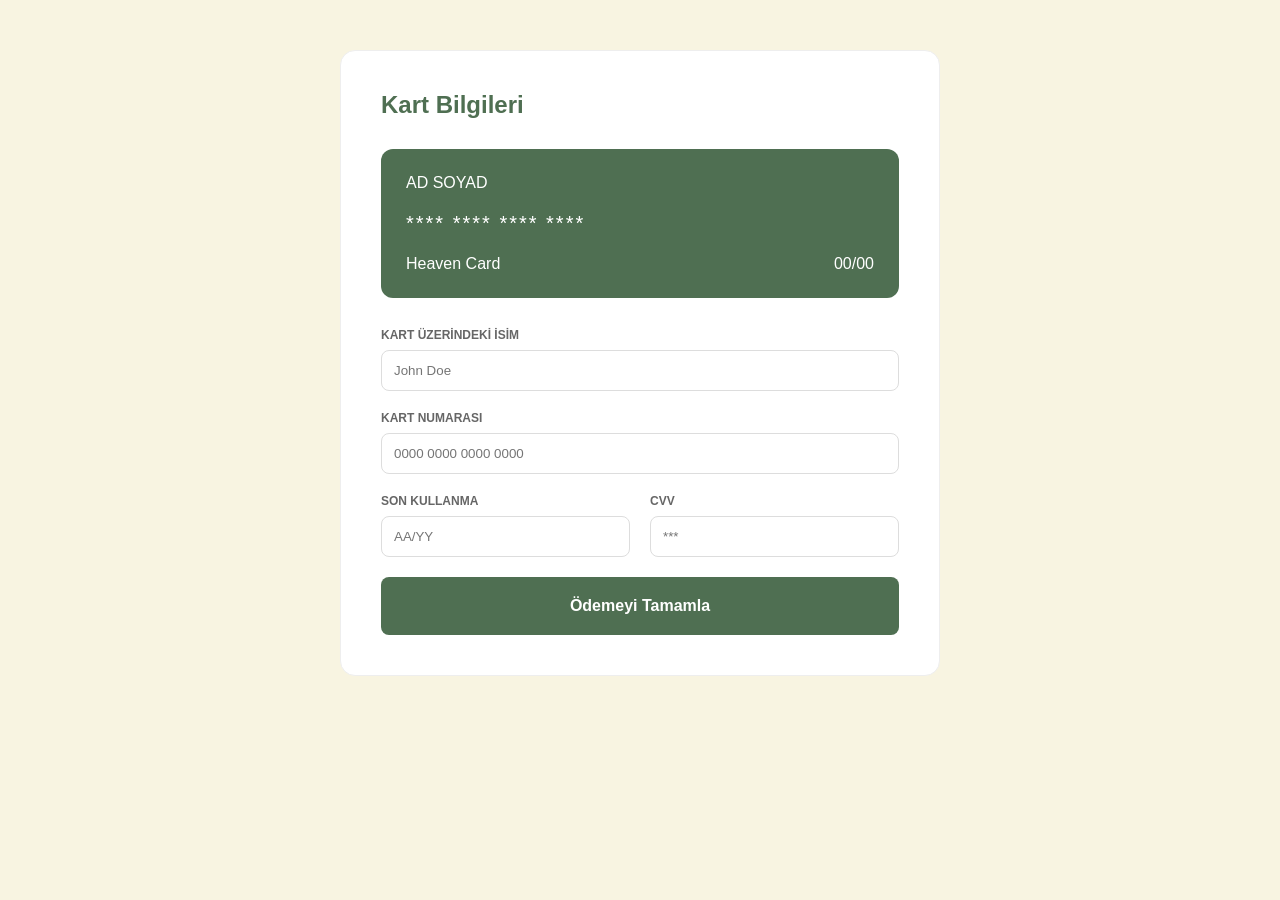
<file: odeme.html>
<!DOCTYPE html>
<html lang="tr">
<head>
    <meta charset="UTF-8">
    <title>Ödeme | Heaven Store</title>
    <link rel="stylesheet" href="style.css">
    <style>
        .checkout-container { max-width: 600px; margin: 50px auto; background: #fff; padding: 40px; border-radius: 15px; border: 1px solid #eee; }
        .step-title { color: var(--primary-green); font-weight: 800; margin-bottom: 30px; display: flex; align-items: center; gap: 10px; }
        
        .input-field { margin-bottom: 20px; }
        .input-field label { display: block; font-size: 12px; font-weight: bold; margin-bottom: 8px; color: #666; }
        .input-field input { width: 100%; padding: 12px; border: 1px solid #ddd; border-radius: 8px; outline: none; }
        .input-field input:focus { border-color: var(--primary-green); }

        .card-preview { background: var(--primary-green); color: white; padding: 25px; border-radius: 12px; margin-bottom: 30px; font-family: 'Courier New', monospace; }
        .card-no { font-size: 20px; letter-spacing: 2px; margin: 20px 0; }
        
        .btn-pay { width: 100%; background: var(--primary-green); color: white; border: none; padding: 20px; border-radius: 8px; font-size: 16px; font-weight: bold; cursor: pointer; }
    </style>
</head>
<body style="background:var(--cream)">
    <div class="checkout-container">
        <h2 class="step-title">Kart Bilgileri</h2>
        
        <div class="card-preview">
            <div id="p-name">AD SOYAD</div>
            <div class="card-no" id="p-no">**** **** **** ****</div>
            <div style="display:flex; justify-content:space-between">
                <span>Heaven Card</span>
                <span id="p-date">00/00</span>
            </div>
        </div>

        <div class="input-field">
            <label>KART ÜZERİNDEKİ İSİM</label>
            <input type="text" id="c-name" oninput="kartGuncelle()" placeholder="John Doe">
        </div>
        <div class="input-field">
            <label>KART NUMARASI</label>
            <input type="text" id="c-no" oninput="kartGuncelle()" maxlength="19" placeholder="0000 0000 0000 0000">
        </div>
        <div style="display:flex; gap:20px">
            <div class="input-field" style="flex:1">
                <label>SON KULLANMA</label>
                <input type="text" id="c-date" oninput="kartGuncelle()" placeholder="AA/YY" maxlength="5">
            </div>
            <div class="input-field" style="flex:1">
                <label>CVV</label>
                <input type="password" placeholder="***" maxlength="3">
            </div>
        </div>

        <button class="btn-pay" onclick="siparisiBitir()">Ödemeyi Tamamla</button>
    </div>

    <script src="script.js"></script>
</body>
</html>
</file>
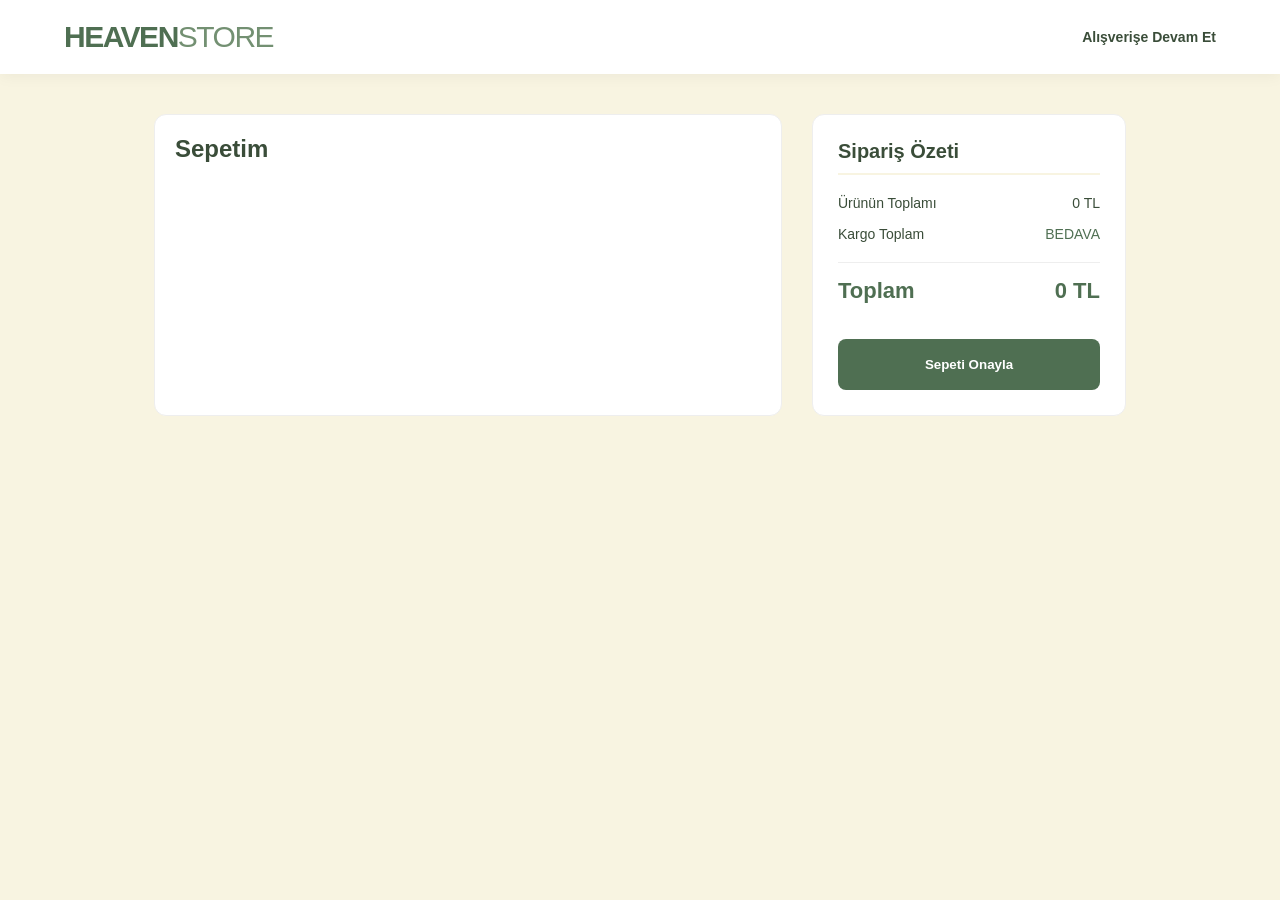
<file: sepet.html>
<!DOCTYPE html>
<html lang="tr">
<head>
    <meta charset="UTF-8">
    <meta name="viewport" content="width=device-width, initial-scale=1.0">
    <title>Sepetim | Heaven Store</title>
    <link rel="stylesheet" href="style.css">
    <style>
        .cart-wrapper { max-width: 1100px; margin: 40px auto; display: grid; grid-template-columns: 2fr 1fr; gap: 30px; padding: 0 5%; }
        .cart-list { background: #fff; border-radius: 12px; padding: 20px; border: 1px solid #eee; }
        .cart-item { display: flex; gap: 20px; padding: 20px 0; border-bottom: 1px solid #f5f5f5; align-items: center; }
        .cart-item img { width: 80px; height: 100px; object-fit: cover; border-radius: 8px; }
        
        .item-details { flex: 1; }
        .item-details h4 { font-size: 16px; color: var(--primary-green); margin-bottom: 5px; }
        .item-details p { font-size: 13px; color: #777; }

        .quantity-btn { display: flex; align-items: center; gap: 15px; border: 1px solid #ddd; padding: 5px 15px; border-radius: 6px; }
        .quantity-btn button { border: none; background: none; cursor: pointer; font-size: 18px; color: var(--primary-green); font-weight: bold; }

        .summary-box { background: #fff; border-radius: 12px; padding: 25px; border: 1px solid #eee; height: fit-content; position: sticky; top: 120px; }
        .summary-box h3 { margin-bottom: 20px; font-size: 20px; border-bottom: 2px solid var(--cream); padding-bottom: 10px; }
        .summary-row { display: flex; justify-content: space-between; margin-bottom: 15px; font-size: 14px; }
        .total-price { font-size: 22px; font-weight: 900; color: var(--primary-green); margin-top: 20px; border-top: 1px solid #eee; padding-top: 15px; }

        .btn-approve { width: 100%; background: var(--primary-green); color: white; border: none; padding: 18px; border-radius: 8px; font-weight: bold; cursor: pointer; margin-top: 20px; transition: 0.3s; }
        .btn-approve:hover { background: var(--accent-green); }
    </style>
</head>
<body>
    <header class="header-container">
        <nav class="navbar">
            <div class="logo" onclick="window.location.href='index.html'" style="cursor:pointer">HEAVEN<span>STORE</span></div>
            <div class="nav-icons"><a href="index.html">Alışverişe Devam Et</a></div>
        </nav>
    </header>

    <div class="cart-wrapper">
        <div class="cart-list" id="sepet-listesi">
            </div>

        <div class="summary-box" id="sepet-ozet">
            <h3>Sipariş Özeti</h3>
            <div class="summary-row"><span>Ürünün Toplamı</span><span id="ara-toplam">0 TL</span></div>
            <div class="summary-row"><span>Kargo Toplam</span><span style="color:var(--primary-green)">BEDAVA</span></div>
            <div class="summary-row total-price"><span>Toplam</span><span id="genel-toplam">0 TL</span></div>
            <button class="btn-approve" onclick="window.location.href='odeme.html'">Sepeti Onayla</button>
        </div>
    </div>

    <script src="script.js"></script>
    <script>window.onload = sepetiYukle;</script>
</body>
</html>
</file>
<file: style.css>
:root {
    --primary-green: #4F6F52;
    --accent-green: #739072;
    --cream: #F8F4E1;
    --white: #FFFFFF;
    --text: #3A4D39;
}

* { margin: 0; padding: 0; box-sizing: border-box; font-family: 'Inter', sans-serif; }
body { background-color: var(--cream); color: var(--text); }

/* HEADER & NAVBAR */
.header-container { background: var(--white); box-shadow: 0 2px 15px rgba(0,0,0,0.05); position: sticky; top: 0; z-index: 1000; }
.top-bar { background: var(--primary-green); color: white; text-align: center; padding: 10px; font-size: 11px; font-weight: 600; letter-spacing: 1px; }

.navbar { display: flex; justify-content: space-between; align-items: center; padding: 20px 5%; max-width: 1400px; margin: 0 auto; }
.logo { font-size: 30px; font-weight: 900; color: var(--primary-green); letter-spacing: -1.5px; }
.logo span { color: var(--accent-green); font-weight: 400; }

.search-bar { flex: 1; margin: 0 50px; }
.search-bar input { width: 100%; padding: 14px 25px; border-radius: 10px; border: 1px solid #eee; background: #f8f8f8; outline: none; transition: 0.3s; }
.search-bar input:focus { border-color: var(--primary-green); background: #fff; }

.nav-icons { display: flex; gap: 30px; }
.nav-icons a { text-decoration: none; color: var(--text); font-weight: 700; font-size: 14px; position: relative; }

#sayac { background: var(--primary-green); color: white; padding: 3px 7px; border-radius: 50%; font-size: 10px; position: absolute; top: -12px; right: -15px; }

.categories { display: flex; justify-content: center; gap: 40px; padding: 15px 0; border-top: 1px solid #f5f5f5; }
.categories a { text-decoration: none; color: #666; font-size: 13px; font-weight: 600; }

/* ÜRÜN KARTLARI */
.products-grid { display: grid; grid-template-columns: repeat(auto-fill, minmax(280px, 1fr)); gap: 30px; padding: 50px 5%; max-width: 1400px; margin: 0 auto; }
.urun-karti { background: var(--white); border-radius: 15px; overflow: hidden; border: 1px solid #f0f0f0; transition: 0.3s; }
.urun-karti:hover { transform: translateY(-8px); box-shadow: 0 15px 30px rgba(79, 111, 82, 0.1); }
.img-container { height: 350px; background: #fafafa; }
.img-container img { width: 100%; height: 100%; object-fit: cover; }
.info { padding: 20px; }
.brand-name { font-weight: 900; font-size: 12px; color: var(--primary-green); letter-spacing: 1px; margin-bottom: 5px; }
.product-name { font-size: 15px; color: #444; margin-bottom: 15px; }
.price { font-size: 20px; font-weight: 900; color: #000; }
.btn-add { width: 100%; background: var(--primary-green); color: white; border: none; padding: 15px; border-radius: 10px; margin-top: 15px; cursor: pointer; font-weight: 800; transition: 0.3s; }

/* AUTH MODAL */
.auth-modal-maske { position: fixed; top: 0; left: 0; width: 100%; height: 100%; background: rgba(58, 77, 57, 0.7); backdrop-filter: blur(8px); display: none; justify-content: center; align-items: center; z-index: 10000; }
.auth-modal-pencere { background: white; width: 450px; padding: 50px; border-radius: 25px; position: relative; }
.auth-tabs { display: flex; margin-bottom: 35px; border-bottom: 2px solid #f0f0f0; }
.auth-tabs button { flex: 1; padding: 15px; border: none; background: none; font-weight: 800; color: #ccc; cursor: pointer; }
.auth-tabs button.active { color: var(--primary-green); border-bottom: 3px solid var(--primary-green); }
.auth-form { display: none; }
.auth-form.active { display: block; }
.input-field-auth { margin-bottom: 20px; }
.input-field-auth label { display: block; font-size: 11px; font-weight: 900; margin-bottom: 8px; color: #888; }
.input-field-auth input { width: 100%; padding: 15px; border: 1px solid #eee; border-radius: 10px; outline: none; }
.btn-auth { width: 100%; background: var(--primary-green); color: white; border: none; padding: 18px; border-radius: 10px; font-weight: 800; cursor: pointer; }

/* MOBIL CIHAZLAR İÇİN DÜZENLEMELER (Max 768px) */
@media (max-width: 768px) {
    /* Navbar Düzeni */
    .navbar {
        flex-direction: column;
        gap: 15px;
        padding: 15px 5%;
    }

    .search-bar {
        margin: 10px 0;
        width: 100%;
        order: 3; /* Arama çubuğunu en alta al */
    }

    .nav-icons {
        width: 100%;
        justify-content: space-between;
        order: 2;
    }

    .categories {
        overflow-x: auto; /* Kategoriler yana kaysın (Trendyol gibi) */
        justify-content: flex-start;
        padding: 10px 5%;
        white-space: nowrap;
        gap: 20px;
    }

    /* Ürün Izgarası */
    .products-grid {
        grid-template-columns: repeat(2, 1fr); /* Yan yana 2 ürün (Mobil Standartı) */
        gap: 15px;
        padding: 20px 3%;
    }

    .img-container {
        height: 200px; /* Mobilde resimler biraz daha küçük */
    }

    .product-name {
        font-size: 13px;
        height: 32px;
    }

    .price {
        font-size: 16px;
    }

    /* Sepet ve Ödeme Sayfaları */
    .cart-wrapper {
        grid-template-columns: 1fr; /* Alt alta dizilme */
    }

    .auth-modal-pencere {
        width: 90%; /* Mobilde giriş penceresi ekranı kaplasın */
        padding: 30px 20px;
    }
}
</file>
